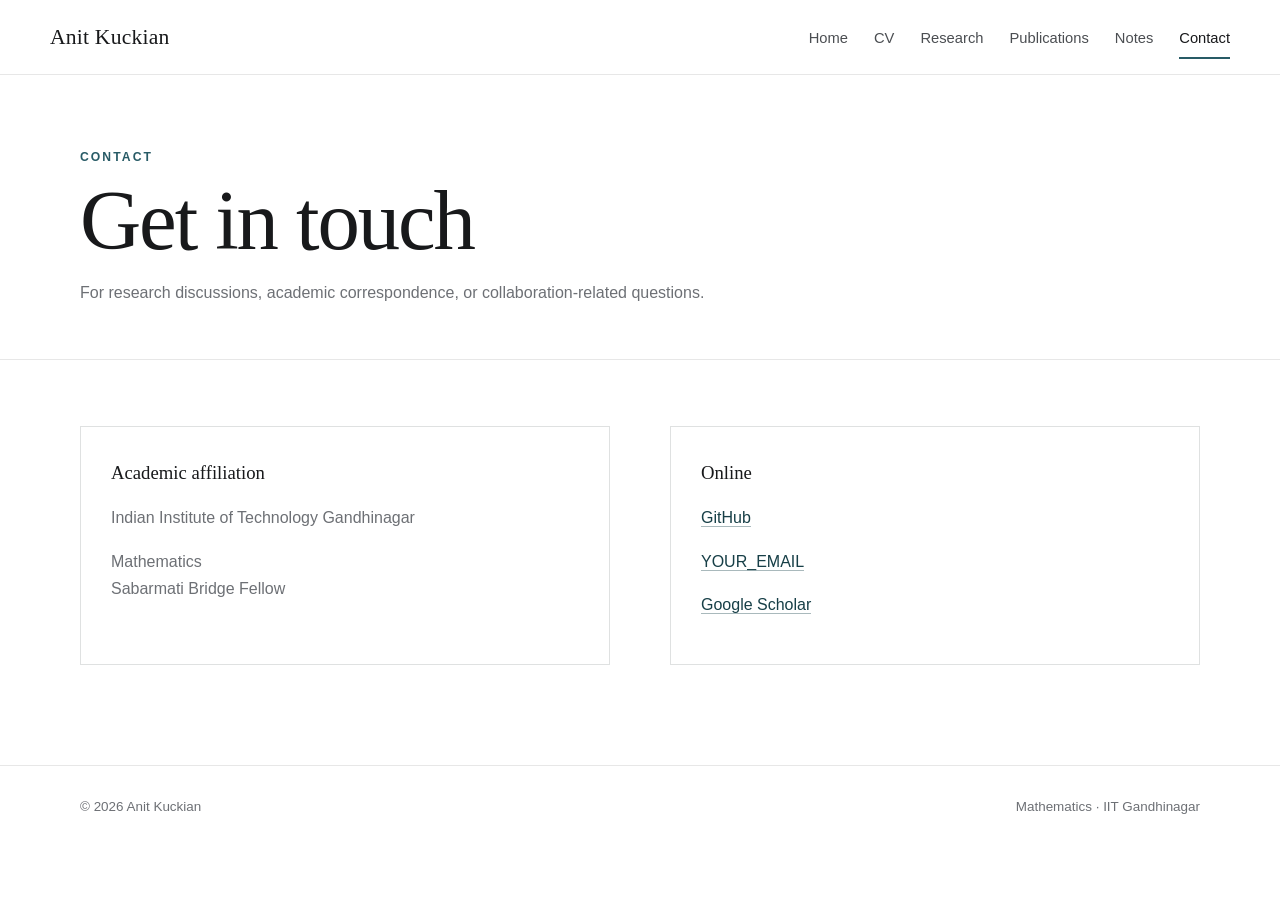
<file: contact.html>
<!DOCTYPE html>
<html lang="en">
<head>
  <meta charset="UTF-8">
  <meta name="viewport" content="width=device-width, initial-scale=1.0">
  <meta name="description" content="Academic website of Anit Kuckian">
  <title>Contact | Anit Kuckian</title>
  <link rel="stylesheet" href="styles.css">
</head>
<body data-page="contact">
<header class="site-header">
  <div class="nav-wrap">
    <a class="brand" href="index.html">Anit Kuckian</a>
    <button class="nav-toggle" aria-label="Open navigation" aria-expanded="false">☰</button>
    <nav class="main-nav" aria-label="Primary navigation">
      <a href="index.html" data-page="home">Home</a>
      <a href="cv.html" data-page="cv">CV</a>
      <a href="research.html" data-page="research">Research</a>
      <a href="publications.html" data-page="publications">Publications</a>
      <a href="notes.html" data-page="notes">Notes</a>
      <a href="contact.html" data-page="contact">Contact</a>
    </nav>
  </div>
</header>

<main>
  <section class="page-hero">
    <div class="container">
      <div class="eyebrow">Contact</div>
      <h1 class="page-title">Get in touch</h1>
      <p class="page-intro">
        For research discussions, academic correspondence, or collaboration-related questions.
      </p>
    </div>
  </section>

  <section class="content">
    <div class="container contact-grid">
      <div class="contact-card reveal">
        <h3>Academic affiliation</h3>
        <p>Indian Institute of Technology Gandhinagar</p>
        <p>Mathematics<br>Sabarmati Bridge Fellow</p>
      </div>
      <div class="contact-card reveal">
        <h3>Online</h3>
        <p><a href="https://github.com/Anit-Kuckian" target="_blank" rel="noopener">GitHub</a></p>
        <p><a href="mailto:YOUR_EMAIL">YOUR_EMAIL</a></p>
        <p><a href="#" onclick="alert('Replace this link with your Google Scholar profile URL.'); return false;">Google Scholar</a></p>
      </div>
    </div>
  </section>
</main>

<footer class="site-footer">
  <div class="container footer-wrap">
    <span>© <span data-year></span> Anit Kuckian</span>
    <span>Mathematics · IIT Gandhinagar</span>
  </div>
</footer>
<script src="script.js"></script>
</body>
</html>
</file>
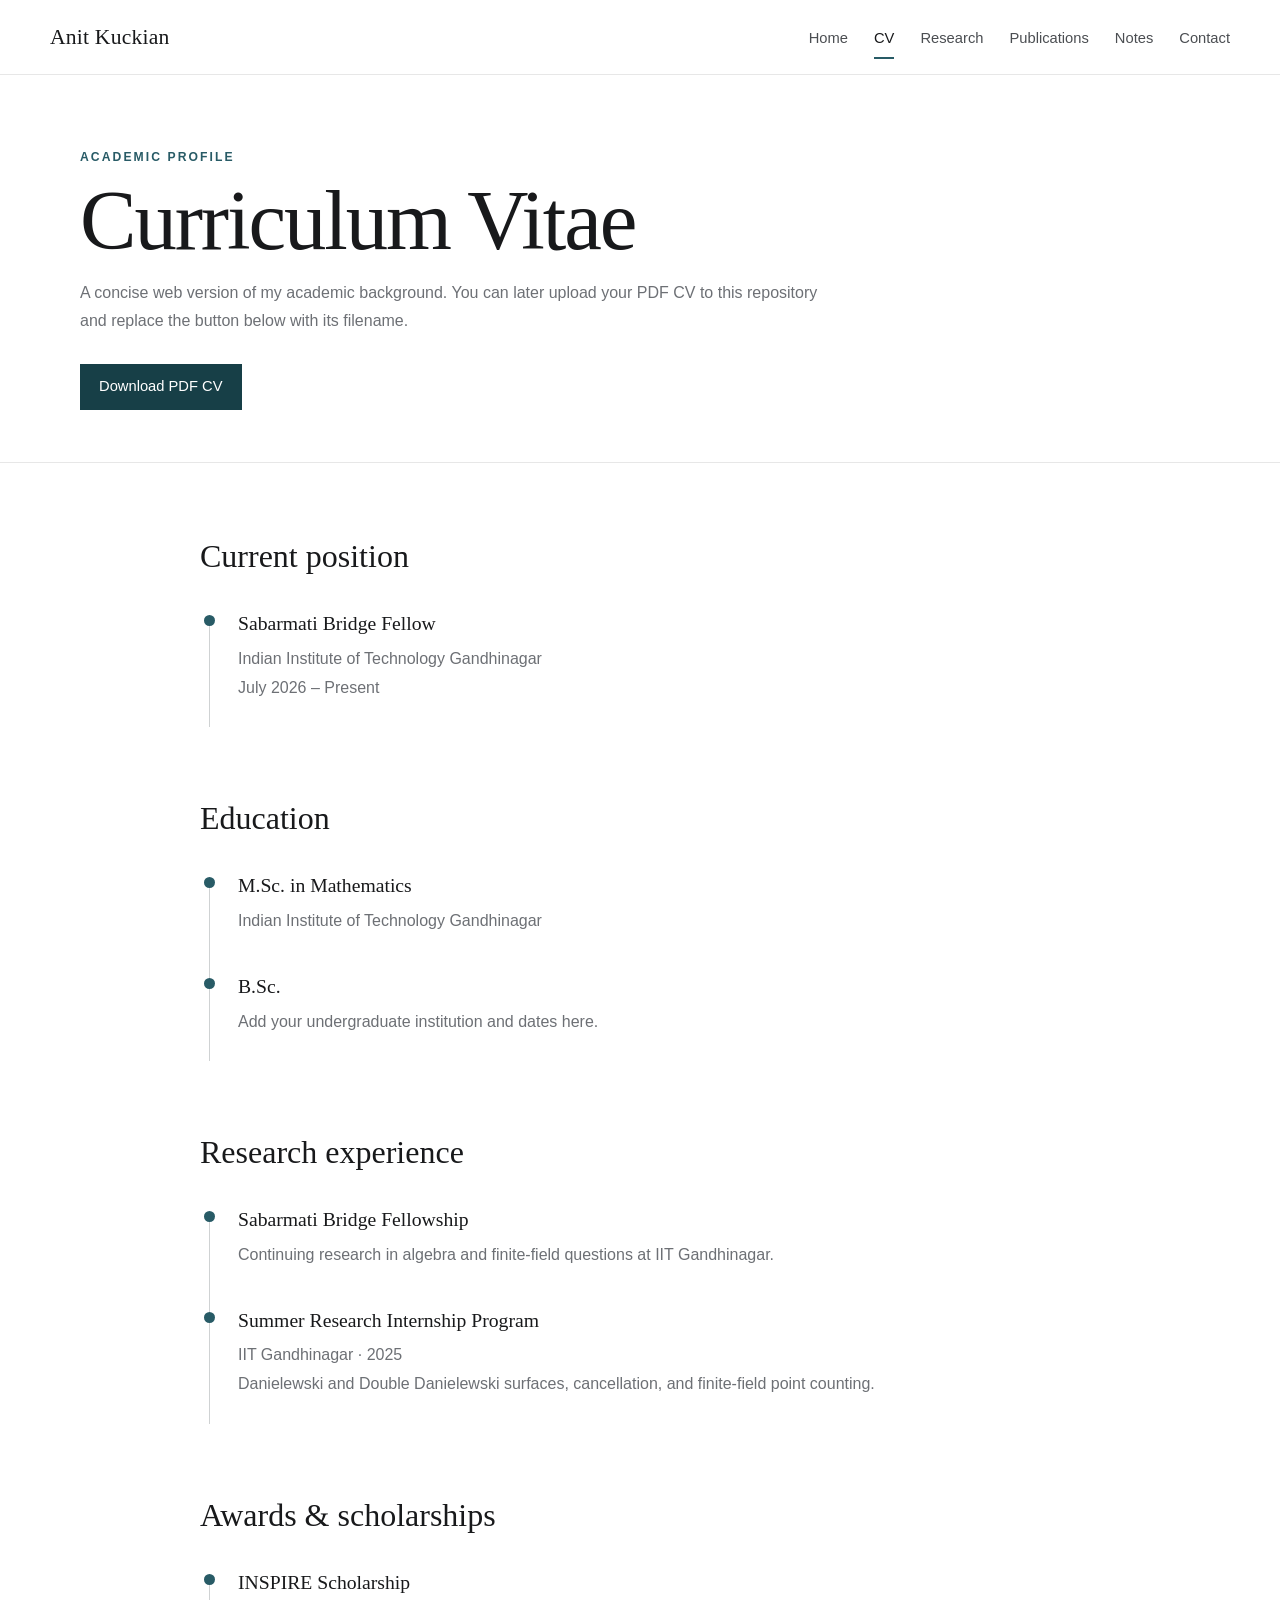
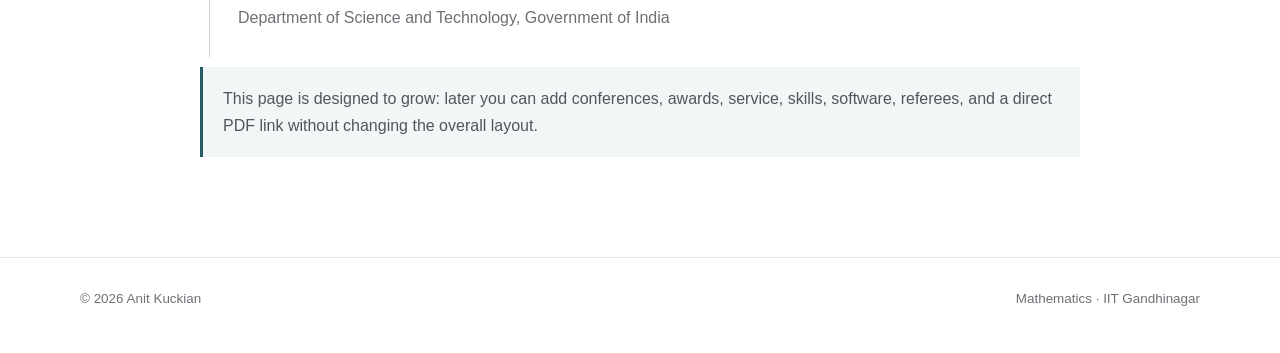
<file: cv.html>
<!DOCTYPE html>
<html lang="en">
<head>
  <meta charset="UTF-8">
  <meta name="viewport" content="width=device-width, initial-scale=1.0">
  <meta name="description" content="Academic website of Anit Kuckian">
  <title>CV | Anit Kuckian</title>
  <link rel="stylesheet" href="styles.css">
</head>
<body data-page="cv">
<header class="site-header">
  <div class="nav-wrap">
    <a class="brand" href="index.html">Anit Kuckian</a>
    <button class="nav-toggle" aria-label="Open navigation" aria-expanded="false">☰</button>
    <nav class="main-nav" aria-label="Primary navigation">
      <a href="index.html" data-page="home">Home</a>
      <a href="cv.html" data-page="cv">CV</a>
      <a href="research.html" data-page="research">Research</a>
      <a href="publications.html" data-page="publications">Publications</a>
      <a href="notes.html" data-page="notes">Notes</a>
      <a href="contact.html" data-page="contact">Contact</a>
    </nav>
  </div>
</header>

<main>
  <section class="page-hero">
    <div class="container">
      <div class="eyebrow">Academic profile</div>
      <h1 class="page-title">Curriculum Vitae</h1>
      <p class="page-intro">
        A concise web version of my academic background. You can later upload your PDF CV to this
        repository and replace the button below with its filename.
      </p>
      <div class="hero-actions">
        <a class="btn primary" href="#" onclick="alert('Upload your CV PDF to the repository, then replace this # with the PDF filename.'); return false;">Download PDF CV</a>
      </div>
    </div>
  </section>

  <section class="content">
    <div class="container content-narrow">
      <h2>Current position</h2>
      <div class="timeline">
        <div class="timeline-item reveal">
          <span class="timeline-dot"></span>
          <h3>Sabarmati Bridge Fellow</h3>
          <p>Indian Institute of Technology Gandhinagar</p>
          <p>July 2026 – Present</p>
        </div>
      </div>

      <h2>Education</h2>
      <div class="timeline">
        <div class="timeline-item reveal">
          <span class="timeline-dot"></span>
          <h3>M.Sc. in Mathematics</h3>
          <p>Indian Institute of Technology Gandhinagar</p>
        </div>
        <div class="timeline-item reveal">
          <span class="timeline-dot"></span>
          <h3>B.Sc.</h3>
          <p>Add your undergraduate institution and dates here.</p>
        </div>
      </div>

      <h2>Research experience</h2>
      <div class="timeline">
        <div class="timeline-item reveal">
          <span class="timeline-dot"></span>
          <h3>Sabarmati Bridge Fellowship</h3>
          <p>Continuing research in algebra and finite-field questions at IIT Gandhinagar.</p>
        </div>
        <div class="timeline-item reveal">
          <span class="timeline-dot"></span>
          <h3>Summer Research Internship Program</h3>
          <p>IIT Gandhinagar · 2025</p>
          <p>Danielewski and Double Danielewski surfaces, cancellation, and finite-field point counting.</p>
        </div>
      </div>

      <h2>Awards & scholarships</h2>
      <div class="timeline">
        <div class="timeline-item reveal">
          <span class="timeline-dot"></span>
          <h3>INSPIRE Scholarship</h3>
          <p>Department of Science and Technology, Government of India</p>
        </div>
      </div>

      <div class="note">
        This page is designed to grow: later you can add conferences, awards, service, skills,
        software, referees, and a direct PDF link without changing the overall layout.
      </div>
    </div>
  </section>
</main>

<footer class="site-footer">
  <div class="container footer-wrap">
    <span>© <span data-year></span> Anit Kuckian</span>
    <span>Mathematics · IIT Gandhinagar</span>
  </div>
</footer>
<script src="script.js"></script>
</body>
</html>
</file>
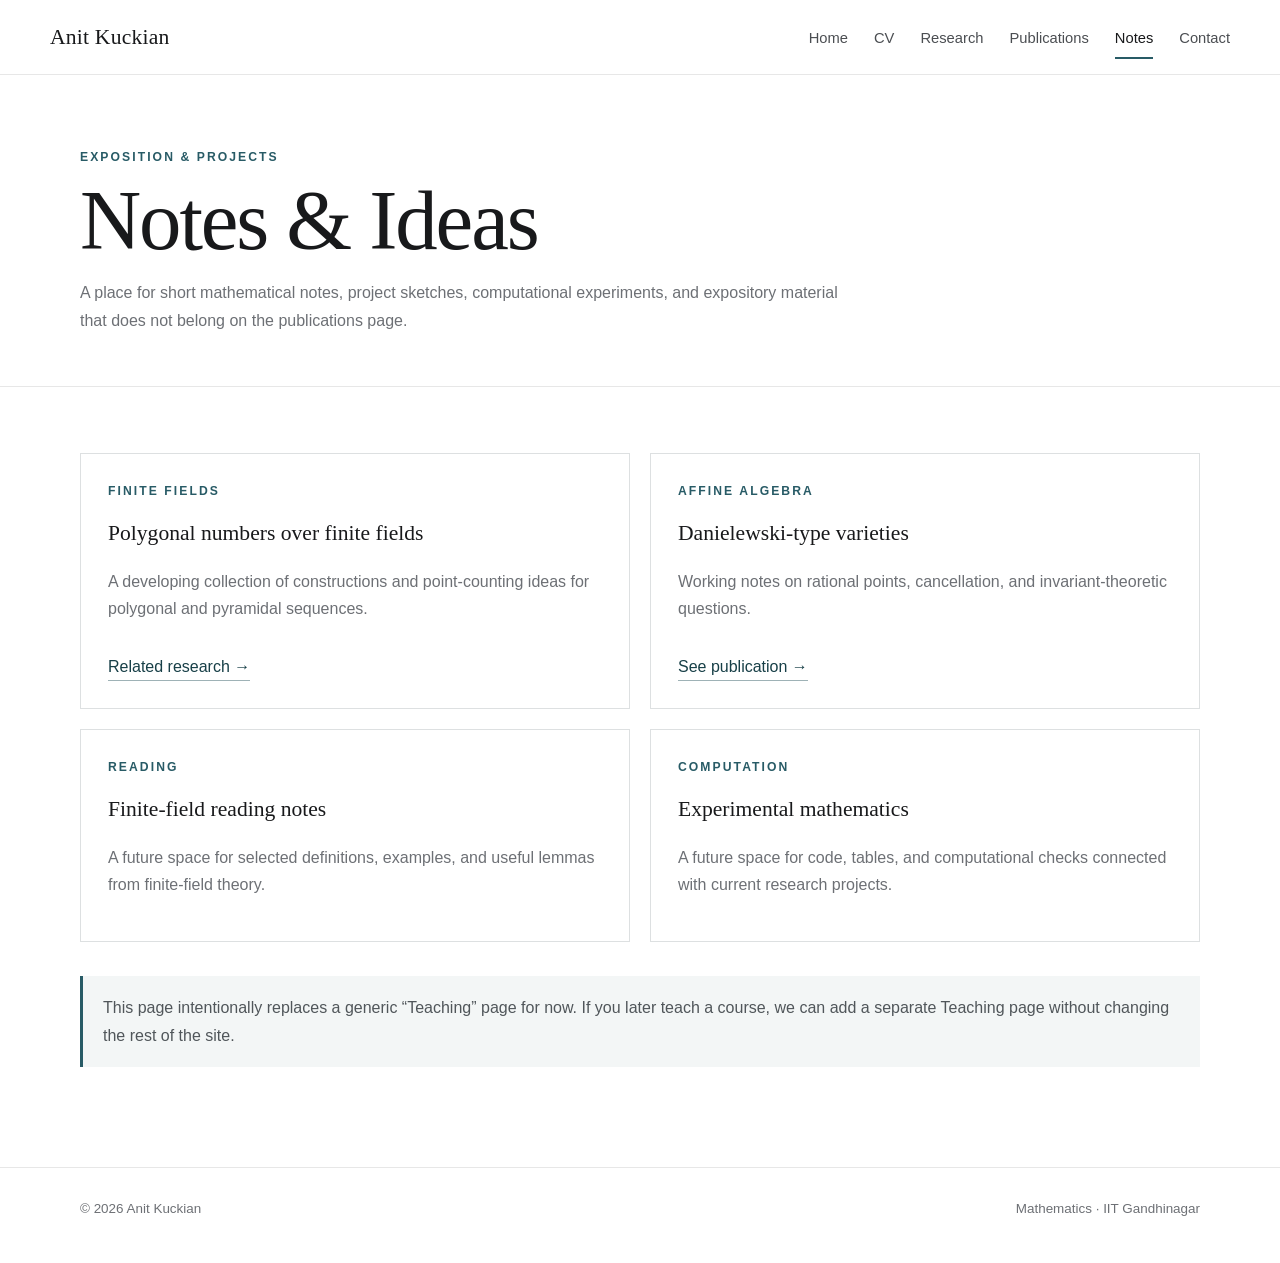
<file: notes.html>
<!DOCTYPE html>
<html lang="en">
<head>
  <meta charset="UTF-8">
  <meta name="viewport" content="width=device-width, initial-scale=1.0">
  <meta name="description" content="Academic website of Anit Kuckian">
  <title>Notes & Ideas | Anit Kuckian</title>
  <link rel="stylesheet" href="styles.css">
</head>
<body data-page="notes">
<header class="site-header">
  <div class="nav-wrap">
    <a class="brand" href="index.html">Anit Kuckian</a>
    <button class="nav-toggle" aria-label="Open navigation" aria-expanded="false">☰</button>
    <nav class="main-nav" aria-label="Primary navigation">
      <a href="index.html" data-page="home">Home</a>
      <a href="cv.html" data-page="cv">CV</a>
      <a href="research.html" data-page="research">Research</a>
      <a href="publications.html" data-page="publications">Publications</a>
      <a href="notes.html" data-page="notes">Notes</a>
      <a href="contact.html" data-page="contact">Contact</a>
    </nav>
  </div>
</header>

<main>
  <section class="page-hero">
    <div class="container">
      <div class="eyebrow">Exposition & projects</div>
      <h1 class="page-title">Notes & Ideas</h1>
      <p class="page-intro">
        A place for short mathematical notes, project sketches, computational experiments,
        and expository material that does not belong on the publications page.
      </p>
    </div>
  </section>

  <section class="content">
    <div class="container">
      <div class="project-grid">
        <article class="project-card reveal">
          <div class="eyebrow">Finite fields</div>
          <h3>Polygonal numbers over finite fields</h3>
          <p>A developing collection of constructions and point-counting ideas for polygonal and pyramidal sequences.</p>
          <a class="text-link" href="research.html">Related research →</a>
        </article>
        <article class="project-card reveal">
          <div class="eyebrow">Affine algebra</div>
          <h3>Danielewski-type varieties</h3>
          <p>Working notes on rational points, cancellation, and invariant-theoretic questions.</p>
          <a class="text-link" href="publications.html">See publication →</a>
        </article>
        <article class="project-card reveal">
          <div class="eyebrow">Reading</div>
          <h3>Finite-field reading notes</h3>
          <p>A future space for selected definitions, examples, and useful lemmas from finite-field theory.</p>
        </article>
        <article class="project-card reveal">
          <div class="eyebrow">Computation</div>
          <h3>Experimental mathematics</h3>
          <p>A future space for code, tables, and computational checks connected with current research projects.</p>
        </article>
      </div>

      <div class="note" style="margin-top:34px">
        This page intentionally replaces a generic “Teaching” page for now. If you later teach a course,
        we can add a separate Teaching page without changing the rest of the site.
      </div>
    </div>
  </section>
</main>

<footer class="site-footer">
  <div class="container footer-wrap">
    <span>© <span data-year></span> Anit Kuckian</span>
    <span>Mathematics · IIT Gandhinagar</span>
  </div>
</footer>
<script src="script.js"></script>
</body>
</html>
</file>
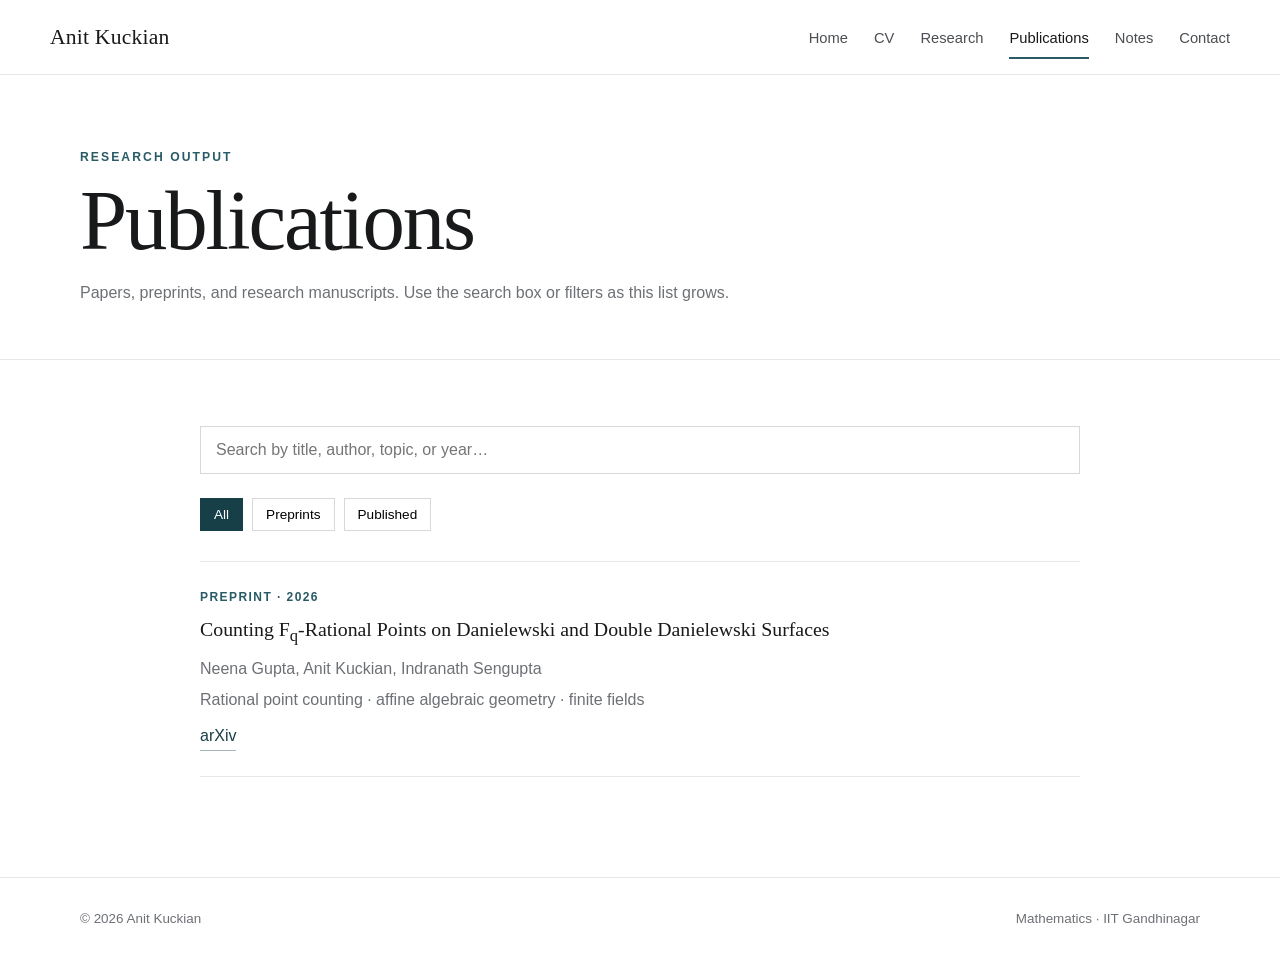
<file: publications.html>
<!DOCTYPE html>
<html lang="en">
<head>
  <meta charset="UTF-8">
  <meta name="viewport" content="width=device-width, initial-scale=1.0">
  <meta name="description" content="Academic website of Anit Kuckian">
  <title>Publications | Anit Kuckian</title>
  <link rel="stylesheet" href="styles.css">
</head>
<body data-page="publications">
<header class="site-header">
  <div class="nav-wrap">
    <a class="brand" href="index.html">Anit Kuckian</a>
    <button class="nav-toggle" aria-label="Open navigation" aria-expanded="false">☰</button>
    <nav class="main-nav" aria-label="Primary navigation">
      <a href="index.html" data-page="home">Home</a>
      <a href="cv.html" data-page="cv">CV</a>
      <a href="research.html" data-page="research">Research</a>
      <a href="publications.html" data-page="publications">Publications</a>
      <a href="notes.html" data-page="notes">Notes</a>
      <a href="contact.html" data-page="contact">Contact</a>
    </nav>
  </div>
</header>

<main>
  <section class="page-hero">
    <div class="container">
      <div class="eyebrow">Research output</div>
      <h1 class="page-title">Publications</h1>
      <p class="page-intro">
        Papers, preprints, and research manuscripts. Use the search box or filters as this list grows.
      </p>
    </div>
  </section>

  <section class="content">
    <div class="container content-narrow">
      <input class="search" id="publicationSearch" type="search" placeholder="Search by title, author, topic, or year…">
      <div class="chips">
        <button class="chip active" data-filter="all">All</button>
        <button class="chip" data-filter="preprint">Preprints</button>
        <button class="chip" data-filter="published">Published</button>
      </div>

      <div class="pub-list">
        <article class="pub reveal" data-category="preprint">
          <div class="pub-number">Preprint · 2026</div>
          <h3>Counting F<sub>q</sub>-Rational Points on Danielewski and Double Danielewski Surfaces</h3>
          <p>Neena Gupta, Anit Kuckian, Indranath Sengupta</p>
          <p>Rational point counting · affine algebraic geometry · finite fields</p>
          <div class="pub-links">
            <a href="https://arxiv.org/abs/2605.24821" target="_blank" rel="noopener">arXiv</a>
          </div>
        </article>
      </div>
    </div>
  </section>
</main>

<footer class="site-footer">
  <div class="container footer-wrap">
    <span>© <span data-year></span> Anit Kuckian</span>
    <span>Mathematics · IIT Gandhinagar</span>
  </div>
</footer>
<script src="script.js"></script>
</body>
</html>
</file>
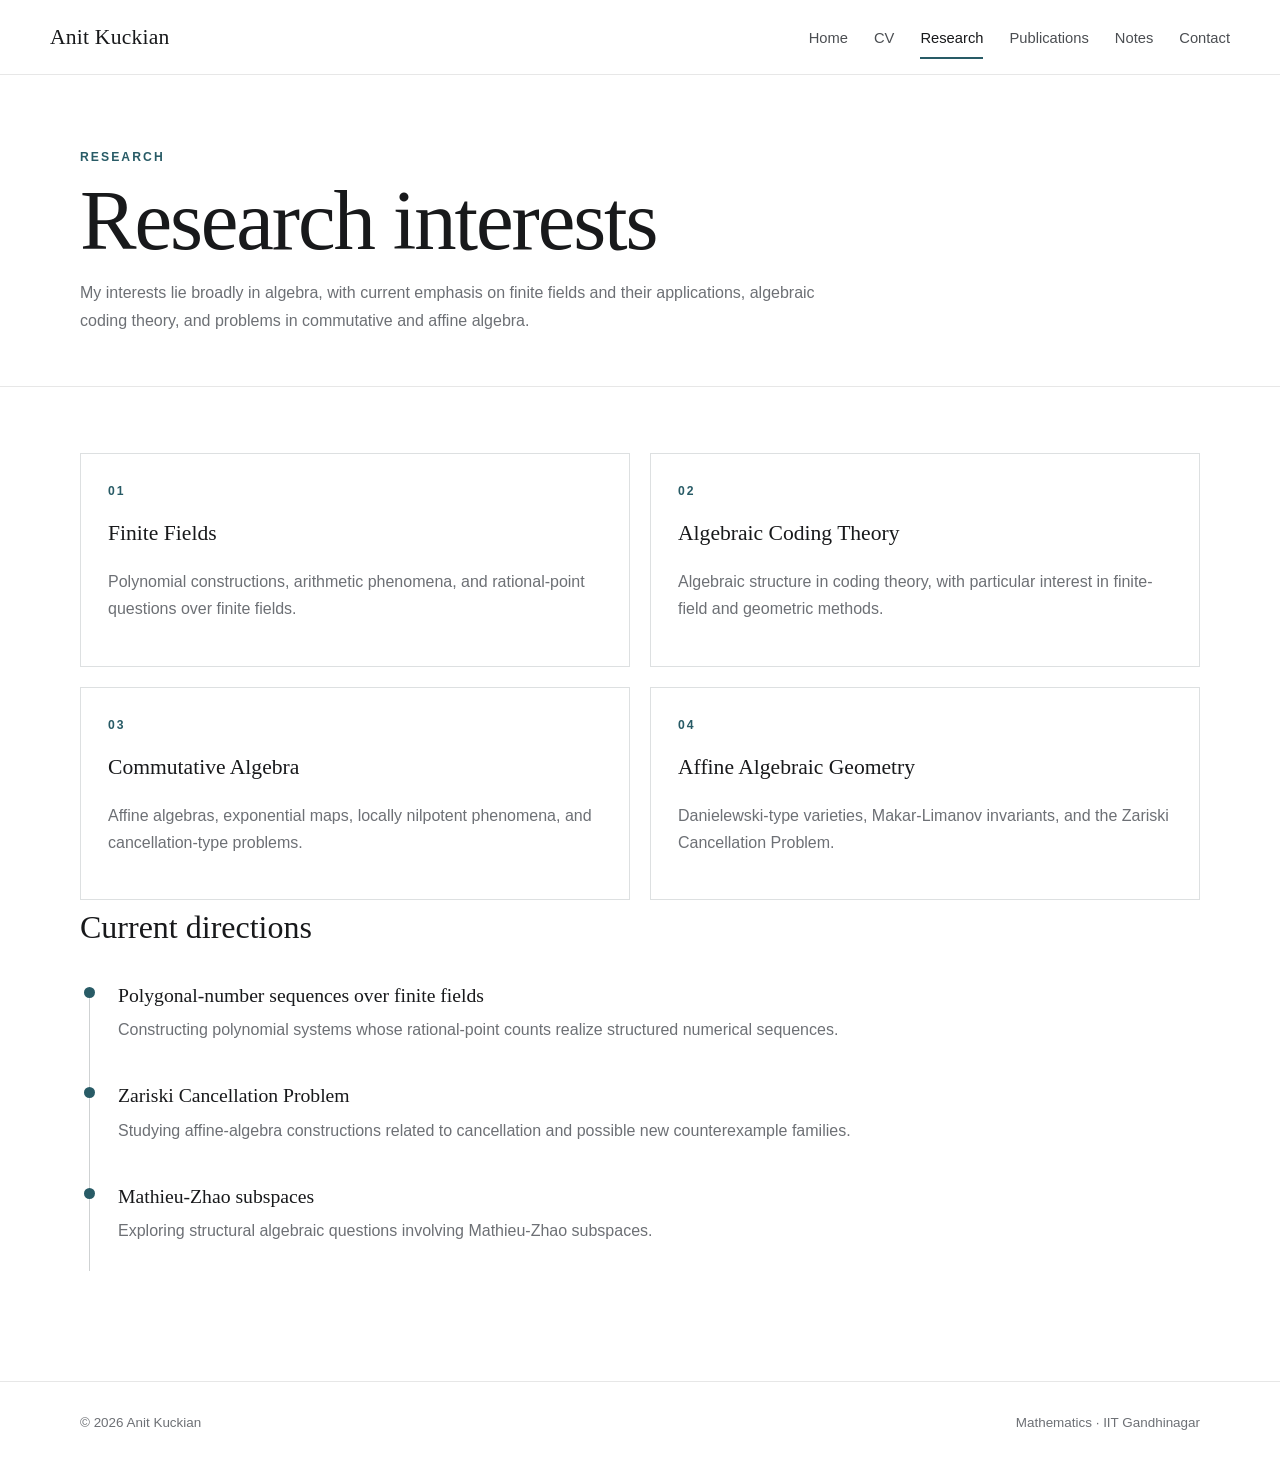
<file: research.html>
<!DOCTYPE html>
<html lang="en">
<head>
  <meta charset="UTF-8">
  <meta name="viewport" content="width=device-width, initial-scale=1.0">
  <meta name="description" content="Academic website of Anit Kuckian">
  <title>Research | Anit Kuckian</title>
  <link rel="stylesheet" href="styles.css">
</head>
<body data-page="research">
<header class="site-header">
  <div class="nav-wrap">
    <a class="brand" href="index.html">Anit Kuckian</a>
    <button class="nav-toggle" aria-label="Open navigation" aria-expanded="false">☰</button>
    <nav class="main-nav" aria-label="Primary navigation">
      <a href="index.html" data-page="home">Home</a>
      <a href="cv.html" data-page="cv">CV</a>
      <a href="research.html" data-page="research">Research</a>
      <a href="publications.html" data-page="publications">Publications</a>
      <a href="notes.html" data-page="notes">Notes</a>
      <a href="contact.html" data-page="contact">Contact</a>
    </nav>
  </div>
</header>

<main>
  <section class="page-hero">
    <div class="container">
      <div class="eyebrow">Research</div>
      <h1 class="page-title">Research interests</h1>
      <p class="page-intro">
        My interests lie broadly in algebra, with current emphasis on finite fields and their
        applications, algebraic coding theory, and problems in commutative and affine algebra.
      </p>
    </div>
  </section>

  <section class="content">
    <div class="container">
      <div class="project-grid">
        <article class="project-card reveal">
          <div class="eyebrow">01</div>
          <h3>Finite Fields</h3>
          <p>Polynomial constructions, arithmetic phenomena, and rational-point questions over finite fields.</p>
        </article>
        <article class="project-card reveal">
          <div class="eyebrow">02</div>
          <h3>Algebraic Coding Theory</h3>
          <p>Algebraic structure in coding theory, with particular interest in finite-field and geometric methods.</p>
        </article>
        <article class="project-card reveal">
          <div class="eyebrow">03</div>
          <h3>Commutative Algebra</h3>
          <p>Affine algebras, exponential maps, locally nilpotent phenomena, and cancellation-type problems.</p>
        </article>
        <article class="project-card reveal">
          <div class="eyebrow">04</div>
          <h3>Affine Algebraic Geometry</h3>
          <p>Danielewski-type varieties, Makar-Limanov invariants, and the Zariski Cancellation Problem.</p>
        </article>
      </div>

      <div class="content-narrow">
        <h2>Current directions</h2>
        <div class="timeline">
          <div class="timeline-item reveal">
            <span class="timeline-dot"></span>
            <h3>Polygonal-number sequences over finite fields</h3>
            <p>Constructing polynomial systems whose rational-point counts realize structured numerical sequences.</p>
          </div>
          <div class="timeline-item reveal">
            <span class="timeline-dot"></span>
            <h3>Zariski Cancellation Problem</h3>
            <p>Studying affine-algebra constructions related to cancellation and possible new counterexample families.</p>
          </div>
          <div class="timeline-item reveal">
            <span class="timeline-dot"></span>
            <h3>Mathieu-Zhao subspaces</h3>
            <p>Exploring structural algebraic questions involving Mathieu-Zhao subspaces.</p>
          </div>
        </div>
      </div>
    </div>
  </section>
</main>

<footer class="site-footer">
  <div class="container footer-wrap">
    <span>© <span data-year></span> Anit Kuckian</span>
    <span>Mathematics · IIT Gandhinagar</span>
  </div>
</footer>
<script src="script.js"></script>
</body>
</html>
</file>
<file: styles.css>
:root{
  --ink:#18191b;
  --muted:#6d7075;
  --line:#e7e7e7;
  --paper:#ffffff;
  --soft:#f6f6f4;
  --accent:#285b66;
  --accent-dark:#173f47;
  --shadow:0 18px 50px rgba(20,28,31,.10);
  --serif:Georgia,"Times New Roman",serif;
  --sans:Inter,ui-sans-serif,-apple-system,BlinkMacSystemFont,"Segoe UI",Roboto,Helvetica,Arial,sans-serif;
}

*{box-sizing:border-box}
html{scroll-behavior:smooth}
body{
  margin:0;
  background:var(--paper);
  color:var(--ink);
  font-family:var(--sans);
  line-height:1.7;
}
a{color:inherit;text-decoration:none}
img{max-width:100%;display:block}

.site-header{
  position:sticky;
  top:0;
  z-index:1000;
  background:rgba(255,255,255,.94);
  backdrop-filter:blur(12px);
  border-bottom:1px solid var(--line);
}
.nav-wrap{
  width:min(1180px,calc(100% - 40px));
  margin:auto;
  min-height:74px;
  display:flex;
  align-items:center;
  justify-content:space-between;
  gap:24px;
}
.brand{
  font-family:var(--serif);
  font-size:1.35rem;
  letter-spacing:.01em;
}
.main-nav{
  display:flex;
  align-items:center;
  gap:26px;
}
.main-nav a{
  position:relative;
  padding:25px 0 22px;
  font-size:.92rem;
  color:#4b4e52;
}
.main-nav a::after{
  content:"";
  position:absolute;
  left:0;right:0;bottom:14px;
  height:2px;
  background:var(--accent);
  transform:scaleX(0);
  transform-origin:left;
  transition:transform .2s ease;
}
.main-nav a:hover::after,
.main-nav a.active::after{transform:scaleX(1)}
.main-nav a.active{color:var(--ink)}
.nav-toggle{
  display:none;
  border:0;
  background:transparent;
  font-size:1.55rem;
  cursor:pointer;
}

.container{
  width:min(1120px,calc(100% - 44px));
  margin:auto;
}

.hero{
  padding:84px 0 66px;
}
.hero-grid{
  display:grid;
  grid-template-columns:1.12fr .88fr;
  gap:70px;
  align-items:center;
}
.eyebrow{
  color:var(--accent);
  text-transform:uppercase;
  letter-spacing:.17em;
  font-size:.76rem;
  font-weight:700;
  margin-bottom:14px;
}
.hero h1{
  font-family:var(--serif);
  font-size:clamp(3.5rem,8vw,6.5rem);
  line-height:.94;
  font-weight:400;
  margin:0 0 24px;
  letter-spacing:-.045em;
}
.hero-role{
  font-family:var(--serif);
  font-size:1.42rem;
  color:#414449;
  margin:0 0 18px;
}
.hero-copy{
  max-width:690px;
  color:var(--muted);
  font-size:1.04rem;
}
.hero-actions{
  display:flex;
  flex-wrap:wrap;
  gap:12px;
  margin-top:30px;
}
.btn{
  display:inline-flex;
  align-items:center;
  justify-content:center;
  min-height:46px;
  padding:0 18px;
  border:1px solid #cfd2d3;
  font-size:.92rem;
  transition:.2s ease;
}
.btn.primary{
  background:var(--accent-dark);
  border-color:var(--accent-dark);
  color:white;
}
.btn:hover{transform:translateY(-2px)}
.btn.secondary:hover{border-color:var(--accent);background:#f7fbfc}

.portrait-shell{
  position:relative;
  width:min(390px,88%);
  aspect-ratio:1;
  margin:auto;
}
.portrait-shell::before{
  content:"";
  position:absolute;
  inset:-22px 26px 28px -26px;
  background:var(--soft);
}
.portrait-shell::after{
  content:"";
  position:absolute;
  width:88px;height:88px;
  right:-20px;bottom:4px;
  border:1px solid #c7d4d6;
}
.portrait{
  position:relative;
  z-index:2;
  width:100%;
  height:100%;
  object-fit:cover;
  filter:grayscale(100%);
}

.quick-links{
  padding:26px 0 92px;
}
.card-grid{
  display:grid;
  grid-template-columns:repeat(4,1fr);
  gap:22px;
}
.portal-card{
  position:relative;
  min-height:290px;
  overflow:hidden;
  isolation:isolate;
  background:#111;
  box-shadow:0 0 0 rgba(0,0,0,0);
  transition:transform .25s ease,box-shadow .25s ease;
}
.portal-card::before{
  content:"";
  position:absolute;
  inset:0;
  background-image:var(--bg);
  background-size:cover;
  background-position:center;
  filter:grayscale(100%);
  transform:scale(1.02);
  transition:transform .35s ease,filter .35s ease;
  z-index:-2;
}
.portal-card::after{
  content:"";
  position:absolute;
  inset:0;
  background:linear-gradient(to top,rgba(0,0,0,.75),rgba(0,0,0,.10));
  z-index:-1;
}
.portal-card:hover{
  transform:translateY(-7px);
  box-shadow:var(--shadow);
}
.portal-card:hover::before{
  transform:scale(1.07);
  filter:grayscale(25%);
}
.portal-card .card-label{
  position:absolute;
  left:22px;
  right:22px;
  bottom:20px;
  color:white;
  font-family:var(--serif);
  font-size:1.45rem;
}
.portal-card .card-kicker{
  display:block;
  margin-bottom:4px;
  font-family:var(--sans);
  font-size:.69rem;
  letter-spacing:.15em;
  text-transform:uppercase;
  opacity:.78;
}

.section{
  padding:84px 0;
  border-top:1px solid var(--line);
}
.section.alt{background:var(--soft)}
.section-head{
  display:flex;
  justify-content:space-between;
  align-items:flex-end;
  gap:30px;
  margin-bottom:38px;
}
.section h2,.page-title{
  font-family:var(--serif);
  font-weight:400;
  letter-spacing:-.025em;
}
.section h2{
  font-size:clamp(2.1rem,4vw,3.1rem);
  margin:0;
}
.section-lead{
  max-width:690px;
  color:var(--muted);
}
.about-grid{
  display:grid;
  grid-template-columns:1.05fr .95fr;
  gap:70px;
}
.about-copy p:first-child{font-size:1.12rem}
.interest-list{
  list-style:none;
  padding:0;
  margin:0;
}
.interest-list li{
  border-top:1px solid #d9dbdc;
  padding:14px 0;
  display:flex;
  justify-content:space-between;
  gap:20px;
}
.interest-list li:last-child{border-bottom:1px solid #d9dbdc}
.interest-list span:last-child{color:var(--muted);font-size:.9rem}

.feature{
  display:grid;
  grid-template-columns:1fr .8fr;
  gap:45px;
  align-items:start;
}
.feature-card{
  padding:34px;
  border:1px solid #dcdede;
  background:white;
}
.feature-card h3{
  font-family:var(--serif);
  font-weight:400;
  font-size:1.55rem;
  margin:0 0 12px;
}
.meta{color:var(--muted);font-size:.92rem}
.text-link{
  display:inline-block;
  margin-top:14px;
  color:var(--accent-dark);
  border-bottom:1px solid #9eb2b6;
}

.page-hero{
  padding:72px 0 52px;
  border-bottom:1px solid var(--line);
}
.page-hero .eyebrow{margin-bottom:10px}
.page-title{
  font-size:clamp(3rem,7vw,5.3rem);
  line-height:1;
  margin:0 0 17px;
}
.page-intro{
  max-width:760px;
  color:var(--muted);
  margin:0;
}

.content{
  padding:66px 0 100px;
}
.content-narrow{max-width:880px}
.content h2{
  font-family:var(--serif);
  font-weight:400;
  font-size:2rem;
  margin:54px 0 20px;
}
.content h2:first-child{margin-top:0}
.timeline{
  position:relative;
  margin-top:24px;
}
.timeline::before{
  content:"";
  position:absolute;
  left:9px;
  top:10px;
  bottom:10px;
  width:1px;
  background:#cfd2d3;
}
.timeline-item{
  position:relative;
  padding:0 0 34px 38px;
}
.timeline-dot{
  position:absolute;
  left:4px;
  top:8px;
  width:11px;height:11px;
  border-radius:50%;
  background:var(--accent);
}
.timeline-item h3{
  margin:0 0 4px;
  font-family:var(--serif);
  font-size:1.23rem;
  font-weight:400;
}
.timeline-item p{margin:2px 0;color:var(--muted)}

.chips{
  display:flex;
  gap:9px;
  flex-wrap:wrap;
  margin:24px 0 30px;
}
.chip{
  border:1px solid #d6d9da;
  background:white;
  padding:8px 13px;
  font-size:.85rem;
  cursor:pointer;
}
.chip.active{
  color:white;
  background:var(--accent-dark);
  border-color:var(--accent-dark);
}
.search{
  width:100%;
  border:1px solid #d6d9da;
  min-height:48px;
  padding:0 15px;
  font:inherit;
  outline:none;
}
.search:focus{border-color:#879da2}
.pub-list{margin-top:28px}
.pub{
  padding:25px 0;
  border-bottom:1px solid var(--line);
}
.pub:first-child{border-top:1px solid var(--line)}
.pub-number{
  color:var(--accent);
  font-size:.75rem;
  font-weight:700;
  letter-spacing:.12em;
  text-transform:uppercase;
}
.pub h3{
  margin:6px 0 5px;
  font-family:var(--serif);
  font-size:1.24rem;
  font-weight:400;
}
.pub p{margin:4px 0;color:var(--muted)}
.pub-links{display:flex;gap:16px;flex-wrap:wrap;margin-top:9px}
.pub-links a{color:var(--accent-dark);border-bottom:1px solid #a6b8bc}

.project-grid{
  display:grid;
  grid-template-columns:repeat(2,1fr);
  gap:20px;
}
.project-card{
  border:1px solid #dde0e1;
  padding:27px;
  background:#fff;
}
.project-card h3{
  margin:0 0 10px;
  font-family:var(--serif);
  font-weight:400;
  font-size:1.35rem;
}
.project-card p{color:var(--muted)}

.contact-grid{
  display:grid;
  grid-template-columns:1fr 1fr;
  gap:60px;
}
.contact-card{
  border:1px solid #dfe1e1;
  padding:30px;
}
.contact-card h3{
  font-family:var(--serif);
  font-weight:400;
  margin:0 0 13px;
}
.contact-card p{color:var(--muted)}
.contact-card a{color:var(--accent-dark);border-bottom:1px solid #a9b9bc}

.note{
  padding:18px 20px;
  background:#f3f6f6;
  border-left:3px solid var(--accent);
  color:#50565a;
}

.site-footer{
  border-top:1px solid var(--line);
  padding:30px 0 42px;
  color:var(--muted);
  font-size:.84rem;
}
.footer-wrap{
  display:flex;
  justify-content:space-between;
  gap:24px;
  flex-wrap:wrap;
}

.reveal{
  opacity:0;
  transform:translateY(18px);
  transition:opacity .55s ease,transform .55s ease;
}
.reveal.visible{
  opacity:1;
  transform:none;
}

@media(max-width:900px){
  .hero-grid,.about-grid,.feature,.contact-grid{grid-template-columns:1fr}
  .hero-grid{gap:45px}
  .portrait-shell{width:min(390px,80%)}
  .card-grid{grid-template-columns:repeat(2,1fr)}
  .project-grid{grid-template-columns:1fr}
}
@media(max-width:720px){
  .nav-wrap{width:min(100% - 28px,1180px)}
  .nav-toggle{display:block}
  .main-nav{
    display:none;
    position:absolute;
    top:74px;
    left:0;right:0;
    background:white;
    border-bottom:1px solid var(--line);
    padding:14px 22px 22px;
    flex-direction:column;
    align-items:flex-start;
    gap:0;
  }
  .main-nav.open{display:flex}
  .main-nav a{padding:10px 0}
  .main-nav a::after{bottom:4px}
  .container{width:min(100% - 30px,1120px)}
  .hero{padding-top:56px}
  .hero h1{font-size:clamp(3.3rem,18vw,5.4rem)}
  .card-grid{grid-template-columns:1fr}
  .portal-card{min-height:220px}
  .section{padding:64px 0}
  .section-head{display:block}
  .section-lead{margin-top:12px}
}
</file>
